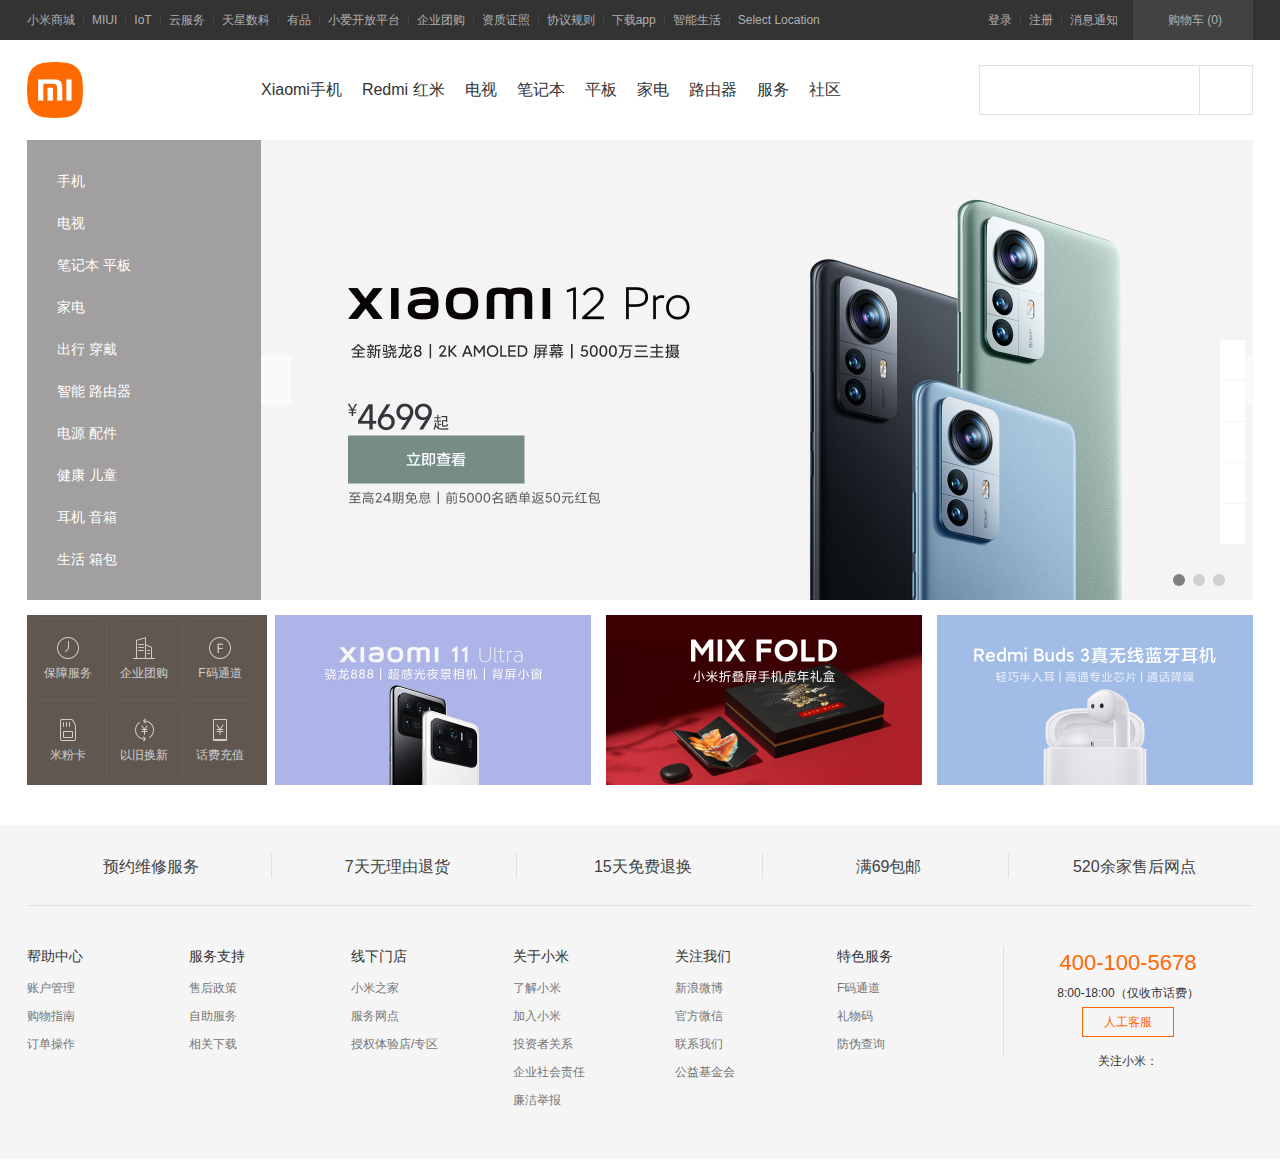
<file: index.html>
<!DOCTYPE html>
<html lang="en">
<head>
    <meta charset="UTF-8">
    <meta http-equiv="X-UA-Compatible" content="IE=edge">
    <meta name="viewport" content="width=device-width, initial-scale=1.0">
    <title>小米商城 - Xiaomi 11 Ultra、Redmi K40 Pro、MIX FOLD，小米电视官方网站</title>
    <!-- 引入重置样式表 -->
    <link rel="stylesheet" href="./css/reset.css">
    <!-- 引入公共的样式表 -->
    <link rel="stylesheet" href="./css/base.css">
    <!-- 引入当前页面的样式表 -->
    <link rel="stylesheet" href="./css/index.css">
    <!-- 引入iconfont图标库 更换自己的项目链接-->
    <link rel="stylesheet" href="//at.alicdn.com/t/font_3120759_2cpae9odilh.css">
</head>
<body>
     <!-- 侧边工具栏 -->
     <div class="aside-nav">
        <ul class="aside-nav-container">
            <li class="first">
                <a href="#">
                    <em class="iconfont icon-shouji"></em>
                </a>
                <div class="qrcode">
                    <img src="./img/download.png" alt="">
                    <span>扫码领取新人百元礼包</span>
                </div>
            </li>
            <li>
                <a href="#"><em class="iconfont icon-geren"></em></a>
                <div class="left">
                    个人中心
                </div>
            </li>
            <li>
                <a href="#"><em class="iconfont icon-editor2"></em></a>
                <div class="left">
                    售后服务
                </div>
            </li>
            <li>
                <a href="#"><em class="iconfont icon-24gf-headset"></em></a>
                <div class="left">
                    人工客服
                </div>
            </li>
            <li>
                <a href="#"><em class="iconfont icon-gouwuchekong"></em></a>
                <div class="left">
                    购物车
                </div>
            </li>
            <!-- 下拉一定距离出现返回顶部按钮由JS实现 -->
            <li id="go-top">
                <a href="javascript:;"><em class="iconfont icon-huidingbu"></em></a>
                <div class="left">
                    回顶部
                </div>
            </li>
        </ul>
    </div>
    <!-- 顶部导航条 -->
    <div class="header">
        <!-- 顶部导航条容器 -->
        <div class="site-bar">
            <!-- 顶部导航条 -->
            <div class="topbar clearfix">
                <!-- 导航list容器 -->
                <div class="topbar-nav">
                    <a href="javascript:;" class="item">小米商城</a>
                    <span class="spacer"></span>
                    <a href="javascript:;" class="item">MIUI</a>
                    <span class="spacer"></span>
                    <a href="javascript:;" class="item">IoT</a>
                    <span class="spacer"></span>
                    <a href="javascript:;" class="item">云服务</a>
                    <span class="spacer"></span>
                    <a href="javascript:;" class="item">天星数科</a>
                    <span class="spacer"></span>
                    <a href="javascript:;" class="item">有品</a>
                    <span class="spacer"></span>
                    <a href="javascript:;" class="item">小爱开放平台</a>
                    <span class="spacer"></span>
                    <a href="javascript:;" class="item">企业团购</a>
                    <span class="spacer"></span>
                    <a href="javascript:;" class="item">资质证照</a>
                    <span class="spacer"></span>
                    <a href="javascript:;" class="item">协议规则</a>
                    <span class="spacer"></span>
                    <a href="javascript:;" class="item app" id="J_siteDownloadApp">
                        下载app
                        <span class="appcode">
                            <img src="./img/download.png" alt="小米商城" width="90" height="90">
                            小米商城APP
                        </span>
                    </a>
                    <span class="spacer"></span>
                    <a href="javascript:;" class="item">智能生活</a>
                    <span class="spacer"></span>
                    <a href="javascript:;" class="item">Select Location</a>
                </div>
                <!-- 购物车容器 -->
                <div class="miniCartTrigger">
                    <a href="javascript:;" class="mini-cart">
                        <em class="iconfont icon-gouwuchekong"></em>
                        购物车
                        <span class="mini-cart-num">(0)</span>
                    </a>
                   <div class="cart-menu">
                    <span class="text">购物车中还没有商品，赶紧选购吧！</span>
                   </div>
                </div>
                <!-- 用户信息容器 -->
                <div class="siteUserInfo">
                    <a href="" class="item">登录</a>
                    <span class="spacer"></span>
                    <a href="" class="item">注册</a>
                    <span class="spacer"></span>
                    <a href="" class="item">消息通知</a>
                </div>
            </div>
        </div>
        <!--创建头部的外部容器-->
        <div class="site-header">
            <div class="container clearfix">
                <!-- 创建头部logo -->
                <div class="site-logo">
                    <a href="//www.mi.com/index.html" title="小米官网" class="logo">小米官网</a>
                </div>
                <!-- 头部导航栏容器 -->
                <div class="site-header-nav clearfix">
                    <ul class="nav-list clearfix">
                        <!-- 导航第一项全部商品分类 -->
                        <li class="nav-category" id="J_navCategory">
                            <a href="/" class="link-category">
                                <span class="text">全部商品分类</span>
                            </a>
                            <!-- 左侧边栏导航容器 -->
                            <div class="site-category">
                                <ul class="site-category-list">
                                    <!-- 左侧边栏导航条目 -->
                                    <li class="category-item">
                                        <a href="/" class="cate-link clearfix">
                                            <span class="text">手机</span>
                                            <i class="iconfont icon-arrow-right"></i>
                                        </a>
                                        <!-- 鼠标移入左侧导航每一项后出现的右侧隐藏层 以下几项与此相同-->
                                        <div class="children children-col-4 clearfix">
                                            <ul class="children-wrapper-col">
                                                <li class="item ">
                                                    <a href="/" class="title clearfix">
                                                        <img src="./img/xiaomi12Pro.webp" alt="">
                                                        <span class="text ">Xiaomi 12 pro</span>
                                                    </a>
                                                </li>
                                                <li class="item">
                                                    <a href="/" class="title clearfix">
                                                        <img src="./img/xiaomi12Pro.webp" alt="">
                                                        <span class="text ">Xiaomi 12 pro</span>
                                                    </a>
                                                </li>
                                                <li class="item">
                                                    <a href="/" class="title clearfix">
                                                        <img src="./img/xiaomi12Pro.webp" alt="">
                                                        <span class="text ">Xiaomi 12 pro</span>
                                                    </a>
                                                </li>
                                                <li class="item">
                                                    <a href="/" class="title clearfix">
                                                        <img src="./img/xiaomi12Pro.webp" alt="">
                                                        <span class="text ">Xiaomi 12 pro</span>
                                                    </a>
                                                </li>
                                                <li class="item">
                                                    <a href="/" class="title clearfix">
                                                        <img src="./img/xiaomi12Pro.webp" alt="">
                                                        <span class="text ">Xiaomi 12 pro</span>
                                                    </a>
                                                </li>
                                                <li class="item">
                                                    <a href="/" class="title clearfix">
                                                        <img src="./img/xiaomi12Pro.webp" alt="">
                                                        <span class="text ">Xiaomi 12 pro</span>
                                                    </a>
                                                </li>
                                            </ul>
                                            <ul class="children-wrapper-col">
                                                <li class="item">
                                                    <a href="/" class="title clearfix">
                                                        <img src="./img/xiaomi12Pro.webp" alt="">
                                                        <span class="text ">Xiaomi 12 pro</span>
                                                    </a>
                                                </li>
                                                <li class="item">
                                                    <a href="/" class="title clearfix">
                                                        <img src="./img/xiaomi12Pro.webp" alt="">
                                                        <span class="text ">Xiaomi 12 pro</span>
                                                    </a>
                                                </li>
                                                <li class="item">
                                                    <a href="/" class="title clearfix">
                                                        <img src="./img/xiaomi12Pro.webp" alt="">
                                                        <span class="text ">Xiaomi 12 pro</span>
                                                    </a>
                                                </li>
                                                <li class="item">
                                                    <a href="/" class="title clearfix">
                                                        <img src="./img/xiaomi12Pro.webp" alt="">
                                                        <span class="text ">Xiaomi 12 pro</span>
                                                    </a>
                                                </li>
                                                <li class="item">
                                                    <a href="/" class="title clearfix">
                                                        <img src="./img/xiaomi12Pro.webp" alt="">
                                                        <span class="text ">Xiaomi 12 pro</span>
                                                    </a>
                                                </li>
                                                <li class="item">
                                                    <a href="/" class="title clearfix">
                                                        <img src="./img/xiaomi12Pro.webp" alt="">
                                                        <span class="text ">Xiaomi 12 pro</span>
                                                    </a>
                                                </li>
                                            </ul>
                                            <ul class="children-wrapper-col">
                                                <li class="item">
                                                    <a href="/" class="title clearfix">
                                                        <img src="./img/xiaomi12Pro.webp" alt="">
                                                        <span class="text ">Xiaomi 12 pro</span>
                                                    </a>
                                                </li>
                                                <li class="item">
                                                    <a href="/" class="title clearfix">
                                                        <img src="./img/xiaomi12Pro.webp" alt="">
                                                        <span class="text ">Xiaomi 12 pro</span>
                                                    </a>
                                                </li>
                                                <li class="item">
                                                    <a href="/" class="title clearfix">
                                                        <img src="./img/xiaomi12Pro.webp" alt="">
                                                        <span class="text ">Xiaomi 12 pro</span>
                                                    </a>
                                                </li>
                                                <li class="item">
                                                    <a href="/" class="title clearfix">
                                                        <img src="./img/xiaomi12Pro.webp" alt="">
                                                        <span class="text ">Xiaomi 12 pro</span>
                                                    </a>
                                                </li>
                                                <li class="item">
                                                    <a href="/" class="title clearfix">
                                                        <img src="./img/xiaomi12Pro.webp" alt="">
                                                        <span class="text ">Xiaomi 12 pro</span>
                                                    </a>
                                                </li>
                                                <li class="item">
                                                    <a href="/" class="title clearfix">
                                                        <img src="./img/xiaomi12Pro.webp" alt="">
                                                        <span class="text ">Xiaomi 12 pro</span>
                                                    </a>
                                                </li>
                                            </ul>
                                            <ul class="children-wrapper-col">
                                                <li class="item">
                                                    <a href="/" class="title clearfix">
                                                        <img src="./img/xiaomi12Pro.webp" alt="">
                                                        <span class="text ">Xiaomi 12 pro</span>
                                                    </a>
                                                </li>
                                                <li class="item">
                                                    <a href="/" class="title clearfix">
                                                        <img src="./img/xiaomi12Pro.webp" alt="">
                                                        <span class="text ">Xiaomi 12 pro</span>
                                                    </a>
                                                </li>
                                                <li class="item">
                                                    <a href="/" class="title clearfix">
                                                        <img src="./img/xiaomi12Pro.webp" alt="">
                                                        <span class="text ">Xiaomi 12 pro</span>
                                                    </a>
                                                </li>
                                                <li class="item">
                                                    <a href="/" class="title clearfix">
                                                        <img src="./img/xiaomi12Pro.webp" alt="">
                                                        <span class="text ">Xiaomi 12 pro</span>
                                                    </a>
                                                </li>
                                                <li class="item">
                                                    <a href="/" class="title clearfix">
                                                        <img src="./img/xiaomi12Pro.webp" alt="">
                                                        <span class="text ">Xiaomi 12 pro</span>
                                                    </a>
                                                </li>
                                                <li class="item">
                                                    <a href="/" class="title clearfix">
                                                        <img src="./img/xiaomi12Pro.webp" alt="">
                                                        <span class="text ">Xiaomi 12 pro</span>
                                                    </a>
                                                </li>
                                            </ul>
                                        </div>
                                    </li>
                                    <li class="category-item">
                                        <a href="/" class="cate-link clearfix">
                                            <span class="text">电视</span>
                                            <i class="iconfont icon-arrow-right"></i>
                                        </a>
                                    </li>
                                    <li class="category-item">
                                        <a href="/" class="cate-link clearfix">
                                            <span class="text">笔记本 平板</span>
                                            <i class="iconfont icon-arrow-right"></i>
                                        </a>
                                    </li>
                                    <li class="category-item">
                                        <a href="/" class="cate-link clearfix">
                                            <span class="text">家电</span>
                                            <i class="iconfont icon-arrow-right"></i>
                                        </a>
                                    </li>
                                    <li class="category-item">
                                        <a href="/" class="cate-link clearfix">
                                            <span class="text">出行 穿戴</span>
                                            <i class="iconfont icon-arrow-right"></i>
                                        </a>
                                    </li>
                                    <li class="category-item">
                                        <a href="/" class="cate-link clearfix">
                                            <span class="text">智能 路由器</span>
                                            <i class="iconfont icon-arrow-right"></i>
                                        </a>
                                    </li>
                                    <li class="category-item">
                                        <a href="/" class="cate-link clearfix">
                                            <span class="text">电源 配件</span>
                                            <i class="iconfont icon-arrow-right"></i>
                                        </a>
                                    </li>
                                    <li class="category-item">
                                        <a href="/" class="cate-link clearfix">
                                            <span class="text">健康 儿童</span>
                                            <i class="iconfont icon-arrow-right"></i>
                                        </a>
                                    </li>
                                    <li class="category-item">
                                        <a href="/" class="cate-link clearfix">
                                            <span class="text">耳机 音箱</span>
                                            <i class="iconfont icon-arrow-right"></i>
                                        </a>
                                    </li>
                                    <li class="category-item">
                                        <a href="/" class="cate-link clearfix">
                                            <span class="text">生活 箱包</span>
                                            <i class="iconfont icon-arrow-right"></i>
                                        </a>
                                    </li>
                                </ul>
                            </div>
                        </li>
                        <li class="nav-item">
                            <a href="javascript:;" class="link first-item">
                                <span class="text">Xiaomi手机</span>
                            </a>
                            <div class="item-children">
                                <ul class="children-container clearfix">
                                    <li class="item first">
                                        <a href="#" class="item-link">
                                            <div class="item-image"><img src="./img/xiaomi12pro1.webp" alt=""></div>
                                            <div class="item-title">Xiaomi 12 Pro</div>
                                            <p class="price">4699起</p>
                                        </a>
                                    </li>
                                    <span class="spacer"></span>
                                    <li class="item">
                                        <a href="#" class="item-link">
                                            <div class="item-image"><img src="./img/xiaomi12pro1.webp" alt=""></div>
                                            <div class="item-title">Xiaomi 12 Pro</div>
                                            <p class="price">4699起</p>
                                        </a>
                                    </li>
                                    <span class="spacer"></span>
                                    <li class="item">
                                        <a href="#" class="item-link">
                                            <div class="item-image"><img src="./img/xiaomi12pro1.webp" alt=""></div>
                                            <div class="item-title">Xiaomi 12 Pro</div>
                                            <p class="price">4699起</p>
                                        </a>
                                    </li>
                                    <span class="spacer"></span>
                                    <li class="item">
                                        <a href="#" class="item-link">
                                            <div class="item-image"><img src="./img/xiaomi12pro1.webp" alt=""></div>
                                            <div class="item-title">Xiaomi 12 Pro</div>
                                            <p class="price">4699起</p>
                                        </a>
                                    </li>
                                    <span class="spacer"></span>
                                    <li class="item">
                                        <a href="#" class="item-link">
                                            <div class="item-image"><img src="./img/xiaomi12pro1.webp" alt=""></div>
                                            <div class="item-title">Xiaomi 12 Pro</div>
                                            <p class="price">4699起</p>
                                        </a>
                                    </li>
                                    <span class="spacer"></span>
                                    <li class="item">
                                        <a href="#" class="item-link">
                                            <div class="item-image"><img src="./img/xiaomi12pro1.webp" alt=""></div>
                                            <div class="item-title">Xiaomi 12 Pro</div>
                                            <p class="price">4699起</p>
                                        </a>
                                    </li>
                                </ul>
                            </div>
                        </li>
                        <li class="nav-item">
                            <a href="javascript:;" class="link">
                                <span class="text">Redmi 红米</span>
                            </a>
                        </li>
                        <li class="nav-item">
                            <a href="javascript:;" class="link">
                                <span class="text">电视</span>
                            </a>
                
                        </li>
                        <li class="nav-item">
                            <a href="javascript:;" class="link">
                                <span class="text">笔记本</span>
                            </a>
                        
                        </li>
                        <li class="nav-item">
                            <a href="javascript:;" class="link">
                                <span class="text">平板</span>
                            </a>
                            
                        </li>
                        <li class="nav-item">
                            <a href="javascript:;" class="link">
                                <span class="text">家电</span>
                            </a>
                            
                        </li>
                        <li class="nav-item">
                            <a href="javascript:;" class="link">
                                <span class="text">路由器</span>
                            </a>
                        </li>
                        <li class="nav-item">
                            <a href="javascript:;" class="link">
                                <span class="text">服务</span>
                            </a>
                        </li>
                        <li class="nav-item">
                            <a href="javascript:;" class="link last-item">
                                <span class="text">社区</span>
                            </a>
                        </li>
                    </ul>
                </div>
                <!-- 头部搜索栏容器 -->
                <div class="site-search">
                    <form class="search" action="#">
                        <input type='search' autocomplete="off" spellcheck="false" class="input">
                        <a href="#" class="search-logo">
                            <i class="iconfont search-btn icon-sousuo"></i>
                        </a>
                    </form>
                </div>
                <!-- 创建banner容器 -->
            </div>
        </div>      
    </div>
    <!-- 轮播图及四小块容器 -->
    <div class="home-hero-container">
        <div class="home-hero">
            <div class="banner-container">
                <div class="banner">
                    <div class="banner-image on">
                        <a href="https://www.mi.com/mi12pro" class="link">
                            <img src="./img/banner1.jpg" alt="">
                        </a>
                    </div>
                    <div class="banner-image">
                        <a href="#" class="link">
                            <img src="./img/banner2.webp" alt="">
                        </a>
                    </div>
                    <div class="banner-image">
                        <a href="#" class="link">
                            <img src="./img/banner3.webp" alt="">
                        </a>
                    </div>
                </div>
                <ul class="pick">

                </ul>
                <!-- <div class="pick">
                    <span index="0" class="pick-item active"></span>
                    <span index="1" class="pick-item"></span>
                </div> -->
                <div class="left-btn">
                    <i class="iconfont icon-arrow-left-bold"></i>
                </div>
                <div class="right-btn">
                    <i class="iconfont icon-arrow-right-bold"></i>
                </div>
            </div>
            <div class="home-hero-sub clearfix">
                <div class="span1">
                    <ul class="row">
                        <li>
                            <a href="#">
                                <img src="./img/sub-icon1.png" alt="">
                                保障服务
                            </a>
                        </li>
                        <li>
                            <a href="#">
                                <img src="./img/sub-icon2.png" alt="">
                                企业团购
                            </a>
                        </li>
                        <li>
                            <a href="#">
                                <img src="./img/sub-icon3.png" alt="">
                                F码通道
                            </a>
                        </li>
                        <li>
                            <a href="#">
                                <img src="./img/sub-icon4.png" alt="">
                                米粉卡
                            </a>
                        </li>
                        <li>
                            <a href="#">
                                <img src="./img/sub-icon5.png" alt="">
                                以旧换新
                            </a>
                        </li>
                        <li>
                            <a href="#">
                                <img src="./img/sub-icon6.png" alt="">
                                话费充值
                            </a>
                        </li>
                    </ul>

                </div>
                <div class="span2">
                    <ul class="span2-container clearfix">
                        <li class="span2-image first">
                            <a href="#" class="image">
                                <img src="./img/1.jpg" alt="">
                            </a>
                        </li>
                        <li class="span2-image">
                            <a href="#" class="image">
                                <img src="./img/2.png" alt="">
                            </a>
                        </li>
                        <li class="span2-image last">
                            <a href="#" class="image">
                                <img src="./img/3.jpeg" alt="">
                            </a>
                        </li>
                    </ul>
                </div>
            </div>
        </div>
    </div>
   

    <!-- footer底部容器 -->
    <footer class="footer">
        <div class="footer-container">
            <div class="footer-service">
                <ul class="service-container">
                    <li>
                        <a href="#">
                            <em class="iconfont icon-editor2"></em>
                            预约维修服务
                        </a>
                    </li>
                    <span class="spacer"></span>
                    <li>
                        <a href="#"><em class="iconfont icon-7tiantuihuanhuo"></em>7天无理由退货</a>
                    </li>
                    <span class="spacer"></span>
                    <li>
                        <a href="#"><em class="iconfont icon-15tianwuliyoutuihuo"></em>15天免费退换</a>
                    </li>
                    <span class="spacer"></span>
                    <li>
                        <a href="#"><em class="iconfont icon-liwuhuodong"></em>满69包邮</a>
                    </li>
                    <span class="spacer"></span>
                    <li>
                        <a href="#"><em class="iconfont icon-didian"></em>520余家售后网点</a>
                    </li>
                </ul>
            </div>
            <div class="footer-links">
                <div class="links-container">
                    <dl class="col-links">
                        <dt>帮助中心</dt>
                        <dd>
                            <a href="#">账户管理</a>
                        </dd>
                        <dd><a href="#">购物指南</a></dd>
                        <dd><a href="#">订单操作</a></dd>
                    </dl>
                    <dl class="col-links">
                        <dt>服务支持</dt>
                        <dd>
                            <a href="#">售后政策</a>
                        </dd>
                        <dd><a href="#">自助服务</a></dd>
                        <dd><a href="#">相关下载</a></dd>
                    </dl>
                    <dl class="col-links">
                        <dt>线下门店</dt>
                        <dd>
                            <a href="#">小米之家</a>
                        </dd>
                        <dd><a href="#">服务网点</a></dd>
                        <dd><a href="#">授权体验店/专区</a></dd>
                    </dl>
                    <dl class="col-links">
                        <dt>关于小米</dt>
                        <dd>
                            <a href="#">了解小米</a>
                        </dd>
                        <dd><a href="#">加入小米</a></dd>
                        <dd><a href="#">投资者关系</a></dd>
                        <dd><a href="#">企业社会责任</a></dd>
                        <dd><a href="#">廉洁举报</a></dd>
                    </dl>
                    <dl class="col-links">
                        <dt>关注我们</dt>
                        <dd>
                            <a href="#">新浪微博</a>
                        </dd>
                        <dd><a href="#">官方微信</a></dd>
                        <dd><a href="#">联系我们</a></dd>
                        <dd><a href="#">公益基金会</a></dd>
                    </dl>
                    <dl class="col-links">
                        <dt>特色服务</dt>
                        <dd>
                            <a href="#">F码通道</a>
                        </dd>
                        <dd><a href="#">礼物码</a></dd>
                        <dd><a href="#">防伪查询</a></dd>
                    </dl>
                </div>
                <span class="spacer"></span>
                <div class="col-info">
                    <p class="tel">400-100-5678</p>
                    <p>8:00-18:00（仅收市话费）</p>
                    <a href="#" class="btn">
                        <em class="iconfont icon-weixin"></em>
                        人工客服
                    </a>
                    <div class="follow">
                        关注小米：
                        <a href="#"><em class="iconfont icon-weibo"></em></a>
                        <a href="#"><em class="iconfont icon-weixin"></em></a>
                    </div>
                </div>
            </div>
        </div>
    </footer>
    <script src="./js/animate.js"></script>
    <script type="text/javascript" src="js/index.js"></script>
</body>
</html>
</file>
<file: css/base.css>
/* 公共样式 */
.clearfix::before,
.clearfix::after{
    content: '';
    display: table;
    clear: both;
}

body{
    font:14px/1.5 Helvetica Neue,Helvetica,Arial,Microsoft Yahei,Hiragino Sans GB,Heiti SC,WenQuanYi Micro Hei,sans-serif;
    color: #333;
    background: #fff;;
    min-width: 1226px;
}

a{
    text-decoration: none;
    color: #757575;
}

input::-webkit-search-cancel-button{
    display: none;
}
</file>
<file: css/index.css>
/* 
主页面结构
    -header头部导航容器
        -网站导航 site-bar
            -头部导航栏topbar
                -topbar-nav 13子项               
                -siteUserInfo 3子项
                -miniCartTrigger
                    -图标 文字 消息多少
                    -下拉区域鼠标移入显示
        -网站头部 site-header
            -site-logo
            -site-header-nav 10子项 前8个鼠标移入显示
                -第一个项左侧边栏site-category 10子项
                -categoy-item
                    -title
                        -text
                        -图标
                     -cate-chlidren 鼠标移入显示
                        -图片+文字超链接
                -nav-item
                    -text
                    -item-children 
            -site-search
                -搜索框
                -图标
    -主要分类 home-container
        -右侧轮播图 swipe-wrapper
        -四块小区域容器home-sub
            -1channel-list 6子项
                -图标+文字 超链接
            -image-list 3子项 图片超链接
    -侧边固定栏home-tool-bar 6子项
        -鼠标移入显示

    -site-footer
        -上部分5子项
        -下部分 
            -左 6列
            -右 客服热线
*/
/* 主页面样式 */
/* header样式 顶部导航条和logo搜索 */
.header{
    width: 100%;
    height: 140px;
}
/* header 内部超链接样式 */
.header .site-bar a{
    color: #b0b0b0;
    font-size: 12px;
}
/* 顶部导航条容器样式 */
.site-bar{
    width: 100%;
    height:40px;
    background-color: #333;
}
/* 导航list容器样式 */
.topbar{
    width:1226px;
    /* 设置宽度和行高 */
    height: 40px;
    line-height: 40px;
    margin: 0 auto;
}

.topbar a:hover{
    color: #fff;
}

/* 导航list样式 */
.topbar-nav{
    /* 左浮动 */
    float: left;
}

.topbar-nav .item{
    float: left;
    display: block;
}
.app{
    position: relative;
}
.app::after{
    content: '';
    width: 0;
    height: 0;
    border: 8px solid;
    border-color: transparent transparent #fff transparent;
    position: absolute;
    margin: 0 auto;
    bottom: 0;
    left: 0;
    right: 0;
    display: none;
} 

/* 下载APPhover显示样式设置 */
.topbar-nav .item .appcode{
    /* 绝对定位脱离文档流 */
    position: absolute;
    top:40px;
    width: 124px;
    height: 0;
    left: -40px;
    font-size: 14px;
    /* 文本的水平对齐方式 */
    text-align: center;
    background-color: #fff;
    /* 阴影 */
    box-shadow: 0 5px 5px rgba(0,0,0,0.3);
    color: #333;
    /* 重置qrcode行高 1倍 */
    line-height: 1;
    overflow: hidden;
    z-index: 2;
    /* 设置过渡效果 */
    transition: height .2s;
}

.topbar-nav .item .appcode img{
    display: block;
    margin: 18px auto 12px;
}
.app:hover .appcode,.app:hover::after{
    height: 148px;
    display: block;
} 

/* 设置顶部导航条各项之间的分割线 */
.spacer{
    float: left;
    display: block;
    width: 1px;
    height: 12px;
    background-color: #424242;
    margin: 14px 8px;
}

.siteUserInfo{
    position: relative;
    float: right;
    height: 40px;
    line-height: 40px;
}

.siteUserInfo .item{
    font-size: 12px;
    text-align: center;
    float: left;
    display: block;
}

.miniCartTrigger{
    float: right;
    margin-left: 15px;
    width: 120px;
    height: 40px;
    position: relative;
}

.mini-cart{
    position: relative;
    display: block;
    background-color:#424242;
    height: 40px;
    line-height: 40px;
    text-align: center;
    font-size: 20px;
}

.mini-cart em{
    margin-right: 4px;
    font-size: 20px;
    line-height: 40px;
    /* 垂直对齐 */
    vertical-align: -4px;
}

.miniCartTrigger .cart-menu{
    width: 316px;
    top:40px;
    right: 0;
    height: 0px;
    background-color: #fff;
    box-shadow: 0 1px 5px #aaa;
    color: #333;
    position: absolute;
    text-align: center;
    z-index: 2;
    /* 设置过渡效果 */
    transition: height .3s;

}
.miniCartTrigger .cart-menu .text{
    position: relative;
    display: none;
    z-index: 3;
    top:30px;
}
.miniCartTrigger:hover .mini-cart{
    background-color: #fff;
    color:#ff6700;
}

.miniCartTrigger:hover .cart-menu{
    height: 100px;
}

.miniCartTrigger:hover .cart-menu .text{
    display: block;
}


.site-header{
    width: 100%;
    height:100px;
    position: relative;
}

.site-header .container{
    width:1226px;
    height:100px;
    margin: 0 auto;
}
.site-header .container .site-logo{
    float: left;
    width: 62px;
    margin-top: 22px;
}
.site-header .container .site-logo .logo{
    position: relative;
    display: block;
    width: 56px;
    height: 56px;
    background: url(../img/logo-mi2.png) no-repeat;
    background-size:56px;
    /* 隐藏logo文字 */
    text-indent: -9999px;
}

.site-header-nav{
    float: left;
    width: 850px;
}
.site-header-nav .nav-list{
    /* position: relative; */
    float: left;
    width: 1100px;
    height: 88px;
    padding: 12px 0 0 30px;
    list-style-type: none;
}
.site-header-nav .nav-list .nav-item{
    float: left;
}

.site-header-nav .nav-list .nav-item .item-children{
    width: 100%;
    position: absolute;
    height: 0;
    background-color: #fff;
    left: 0;
    top:100px;
    z-index: 5;
    box-shadow: 0 5px 5px rgba(214, 210, 210, 0.2);
    transition: height .3s;
    overflow: hidden;
}

.site-header-nav .nav-list .nav-item:hover .item-children{
    border-top: 1px #b0b0b0 solid;
    height: 228px;
}

.nav-item .item-children .children-container{
    width: 1226px;
    height: 100%;
    margin: 0 auto;
}

.nav-item .item-children .children-container .first{
    margin-left: 5px;
}
.nav-item .item-children .children-container .item{
    float: left;
    padding: 0 14px;
}

.nav-item .item-children .children-container .item .item-link{
    display: block;
    margin-top: 40px;
}
.nav-item .item-children .children-container .item .item-link img{
    width: 160px;
    height: 110px;
    aspect-ratio: auto 160/110;
}

.nav-item .item-children .children-container .item .item-link .item-title{
    text-align: center;
    font-size: 12px;
    line-height: 24px;
    color: #000;
}
.nav-item .item-children .children-container .item .item-link .price{
    color: #ff6700;
    text-align: center;
    line-height: 28px;
}

.nav-item .item-children .children-container .spacer{
    float: left;
    display: block;
    width: 1px;
    height: 110px;
    background-color: #e0e0e0;
    position: relative;
    top: 25px;
}


.site-header-nav .nav-list .nav-category{
    width: 127px;
    padding-right: 15px;
    position: relative;
    float: left;
}
.site-header-nav .nav-list .nav-category .link-category{
    display: block;
    padding: 26px 10px 38px;
    font-size: 16px;
    color: transparent;
}
.site-header-nav .nav-list .nav-category .site-category{
    width: 234px;
    height: 460px;
    position: absolute;
    left: -92px;
    top:88px;
    z-index: 6;
}

.site-category .site-category-list{
    height: 420px;
    border: 0;
    background-color:rgba(105,101,101,.6);
    padding: 20px 0;
}

.site-category-list .category-item{
    height: 42px;
}

.site-category-list .category-item .cate-link{
    display: block;
    padding-left: 30px;
    position: relative;
    font-size: 14px;
    color: #fff;
    line-height: 42px;
}

.site-category-list .category-item .cate-link:hover{
    background-color: #ff6700;
}

.site-category-list .category-item .cate-link .icon-arrow-right{
    float: right;
    position: relative;
    right: 20px;
    color: #e0e0e0;
}

.site-category-list .category-item .children{
    display: none;
    width: 992px;
    height: 460px;
    position: absolute;
    left:234px;
    top:0;
    box-shadow: 1px 0 10px rgba(0,0,0,0.2);
    background-color: #fff;
}

.site-category-list .category-item:hover .children{
    display: block;
}
.site-category-list .category-item .children .children-wrapper-col{
    height: 458px;
    float: left;
    padding: 1px 0;
}

.site-category-list .category-item .children-col-4 .children-wrapper-col{
    width:248px;
}
/* .site-category-list .category-item .children-col-4 .children-wrapper-col{} */

.children-col-4 .children-wrapper-col .item .title{
    display: block;
    padding: 18px 20px;
    line-height: 40px;
    color: #333;
}

.children-col-4 .children-wrapper-col .item .title img{
    width: 40px;
    height: 40px;
    float: left;
    margin-right: 12px;
    vertical-align: middle;

}
.children-col-4 .children-wrapper-col .item .title .text{
    width: 172px;
    line-height: 40px;
    white-space: nowrap;
    text-overflow: ellipsis;
    overflow: hidden;
}

.site-header-nav .nav-list .nav-item .link{
    display: block;
    padding: 26px 10px 38px;
    font-size: 16px;
    color: #333;
}

.site-header-nav .nav-list .nav-item .first-item{
    padding-left: 0;
}
.site-header-nav .nav-list .nav-item .last-item{
    padding-right: 0;
}

.site-header-nav .nav-list .nav-item:hover .link{
    color: #ff6700;
}

/* .site-header-nav .nav-list .nav-item .item-children .children-container{
    width: 1226px;
    position: absolute;
    background-color: #fff;
    left: -92px;
    top: 88px;
    z-index: 3;
} */


.site-search{
    position: relative;
    float: right;
    width: 294px;
    height: 50px;
    margin-top: 25px;
}
.site-search .input{
    outline: none;
    font-size: 12px;
    width: 223px;
    height: 50px;
    border: 1px #e0e0e0 solid;
    padding: 0 10px;
    position: absolute;
    right: 51px;
}

.site-search .search-logo{
    position: absolute;
    width: 52px;
    height: 48px;
    right: 0;
    border: 1px #e0e0e0 solid;
    background-color: #fff;
}

.site-search .search-logo .search-btn{
    position: relative;
    font-size: 24px;
    line-height: 24px;
    color: #616161;
    left: 14px;
    top: 13px;
}

.site-search .search-logo:hover{
    background-color: #ff6700;
    border: 1px #ff6700 solid;
}

.site-search .search-logo:hover .search-btn{
    color: #fff;
}

.home-hero-container{
    position: relative;
    width: 1226px;
    margin: 0 auto;
}

.home-hero{
    position: relative;
    margin-bottom: 25px;
}

/* banner容器样式 */
.banner-container{
    position: relative;
    height: 460px;
    /* 仅显示第一张图片 */
    overflow: hidden;
}
.banner-container .banner{
    width: 100%;
    height: 100%;
    position: relative;
    box-sizing: content-box;
}
.banner .banner-image{
    position: absolute;
    width: 100%;
    height: 100%;
    opacity: 0;
    transition-duration: .3s;
}

.banner-container .banner .on{
    opacity: 1;
}

.banner .banner-image .link{
    width: 100%;
    height: 100%;
    display: block;   
}
.banner .banner-image img{
    height: 460px;
}

.banner-container .pick{
    height: 40px;
    position: absolute;
    z-index: 4;
    bottom: 0;
    right: 20px;
}

.banner-container .pick .pick-item{
    width: 12px;
    height: 12px;
    border-radius: 50%;
    float: left;
    background-color: rgb(212, 207, 207);
    margin-right: 8px; 
    margin-top: 14px;
    cursor: pointer;
}
.banner-container .pick .active{
    background-color: #808080;
}

.banner-container .left-btn,.right-btn{
    width: 30px;
    height: 50px;
    line-height: 50px;
    color: #424242;
    background-color: white;
    position: absolute;
    top:215px;
    text-align: center;
    opacity: .5;
    cursor: pointer;
}

.banner-container .left-btn{
    left: 234px;
}
.banner-container .right-btn{
    right: 0;
}

.home-hero-sub{
    width: 100%;
    margin-top: 15px;
}

.home-hero-sub .span1{
    width: 234px;
    height: 170px;
    float: left;
}

.home-hero-sub .span1 .row{
    width: 100%;
    height: 164px;
    padding: 3px;
    background-color: #5f5750;
    font-size: 12px;
    text-align: center;
}

.row li{
    float: left;
    position: relative;
    width: 70px;
    height: 82px;
    padding: 0 3px;
}
.row a{
    display: block;
    color: white;
    padding-top: 18px;
    text-overflow: ellipsis;
    opacity: .7;
    transition: opacity .2s;
    
}
.row img{
    display: block;
    width: 24px;
    height: 24px;
    margin: 0 auto 4px;
}

.row a:hover{
    opacity: 1;
}
.row li::before{
    content: '';
    width: 1px;
    height: 70px;
    display: block;
    position: absolute;
    background-color: #665e57;
    top:6px;
    left: 0;
}

.row li::after{
    content: '';
    width: 64px;
    height: 1px;
    display: block;
    background-color: #665e57;
    position: absolute;
    top: 0;
    left: 8px
}

.home-hero-sub .span2{
    width: 978px;
    height: 170px;
    margin-left: 14px;
    float: left;
}

.home-hero-sub .span2 .span2-container{
    width: 100%;
    height: 100%;
    position: relative;
}


.home-hero-sub .span2 .span2-container .span2-image{
    width: 316px;
    height: 170px;
    float: left;
}

.span2-container .first{
    margin-right: 15px;
}

.span2-image .image{
    width: 100%;
    height: 100%;
    display: block;
}
.span2-image .image img{
    width: 316px;
}

.span2-container .last{
    margin-left: 15px;
}
/* 底部样式 */
.footer{
    width: 100%;
    height: 334px;
    background-color: #F5F5F5;
    margin-top: 40px;
}

.footer-container{
    width: 1226px;
    height: 100%;
    margin: 0 auto;
}

.footer-container .footer-service{
    width: 100%;
    height: 80px;
    border-bottom: 1px #e0e0e0 solid;
}

.footer-container .footer-service .service-container{
    width: 100%;
    height: 100%;
}

.footer-container .footer-service .service-container li{
    float: left;
    width: 19.8%;
    height: 25px;
    text-align: center;
    margin: 27.5px 0;
}

.footer-container .footer-service .service-container a{
    color: #424242;
    width: 126px;
    height: 25px;
    font-size: 16px;
    line-height: 25px;
    transition: color .3s;
}

.footer-container .footer-service .service-container a:hover{
    color: #ff6700;
}

.service-container em{
    margin-right: 6px;
    font-size: 25px;
    line-height: 25px;
    vertical-align: -2px;
}

.service-container .spacer{
    height: 25px;
    background-color: #e0e0e0;
    margin: 27.5px 1px;
}

.footer-links{
    width: 100%;
    height: 174px;
    padding: 40px 0;
}

.footer-links .links-container{
    width: 976px;
    height: 100%;
    float: left;
}

.footer-links .links-container .col-links{
    float: left;
    width: 162px;
}

.footer-links .links-container .col-links dt{
    font-size: 14px;
    margin: 0 0 12px;
}

.footer-links .links-container .col-links dd{
    font-size: 12px;
    margin-top: 10px;
}
.footer-links .spacer{
    height: 110px;
    background-color: #e0e0e0;
    margin: 0;
}

.footer-links .col-info{
    float: left;
    width: 180px;
    padding: 0 34px;
    font-size: 12px;
}

.footer-links .col-info .tel{
    font-size: 22px;
    color: #ff6700;
    text-align: center;
}

.footer-links .col-info p{
    text-align: center;
    margin-bottom: 5px;
}

.footer-links .col-info .btn{
    display: block;
    color: #ff6700;
    width: 90px;
    margin: 0 auto;
    border:1px #ff6700 solid;
    height: 28px;
    font-size: 12px;
    line-height: 28px;
    text-align: center;
    transition: background-color .3s;
}

.footer-links .col-info .btn:hover{
    background-color: #ff6700;
    color: #fff;
}

.footer-links .col-info .follow{
    text-align: center;
    line-height: 30px;
    margin-top: 5px;
}

.footer-links .col-info .follow em{
    font-size: 24px;
    margin-top: 5px;
}
.footer-links .col-info .follow em:hover{
    color: #ff6700;
}

/* 右侧工具栏样式 */
.aside-nav{
    width: 27px;
    height: 261px;
    position: fixed;
    top: 340px;
    right: 34px;
    z-index: 111;
}

.aside-nav .aside-nav-container .top{
    display: none;
}
.aside-nav .aside-nav-container li{
    position: relative;
}
.aside-nav .aside-nav-container li:last-child{
    margin-top: 15px;
}

.aside-nav .aside-nav-container a{
    display: block;
    background-color: #fff;
    border: 1px solid #f5f5f5;
    text-align: center;
    height: 40px;
    margin-top: -1px;
}

.aside-nav .aside-nav-container em{
    font-size: 20px;
    line-height: 42px;
}

.aside-nav .aside-nav-container .qrcode{
    position: absolute;
    left:-130px;
    width: 120px;
    background-color: #fff;
    top:0;
    display: none;
}
.aside-nav .aside-nav-container .first:hover .qrcode{
    display: block;
}

 .aside-nav .aside-nav-container li:hover a::after{
    display: block;
} 
.aside-nav .aside-nav-container li:hover em{
    color: #ff6700;
}

.aside-nav .aside-nav-container a::after{
    content: '';
    width: 0px;
    height: 0px;
    display: block;
    position: relative;
    border: 6px solid;
    border-color: transparent transparent transparent #fff;
    left:-10px;
    top:-30px;
    display: none;
}

.qrcode img{
    display: block;
    width: 90px;
    height: 90px;
    margin: 20px auto 0;
}

.qrcode span{
    font-size: 16px;
    display: block;
    width: 90px;
    text-align: center;
    margin: 5px auto;
}

.aside-nav .aside-nav-container .left{
    position: absolute;
    height: 30px;
    line-height: 30px;
    width: 80px;
    left: -88px;
    background-color: #fff;
    text-align: center;
    top:5px;
    display: none;
}

.aside-nav .aside-nav-container li:hover .left{
    display: block;
}

.aside-nav .aside-nav-container #go-top{
    display: none;
}
</file>
